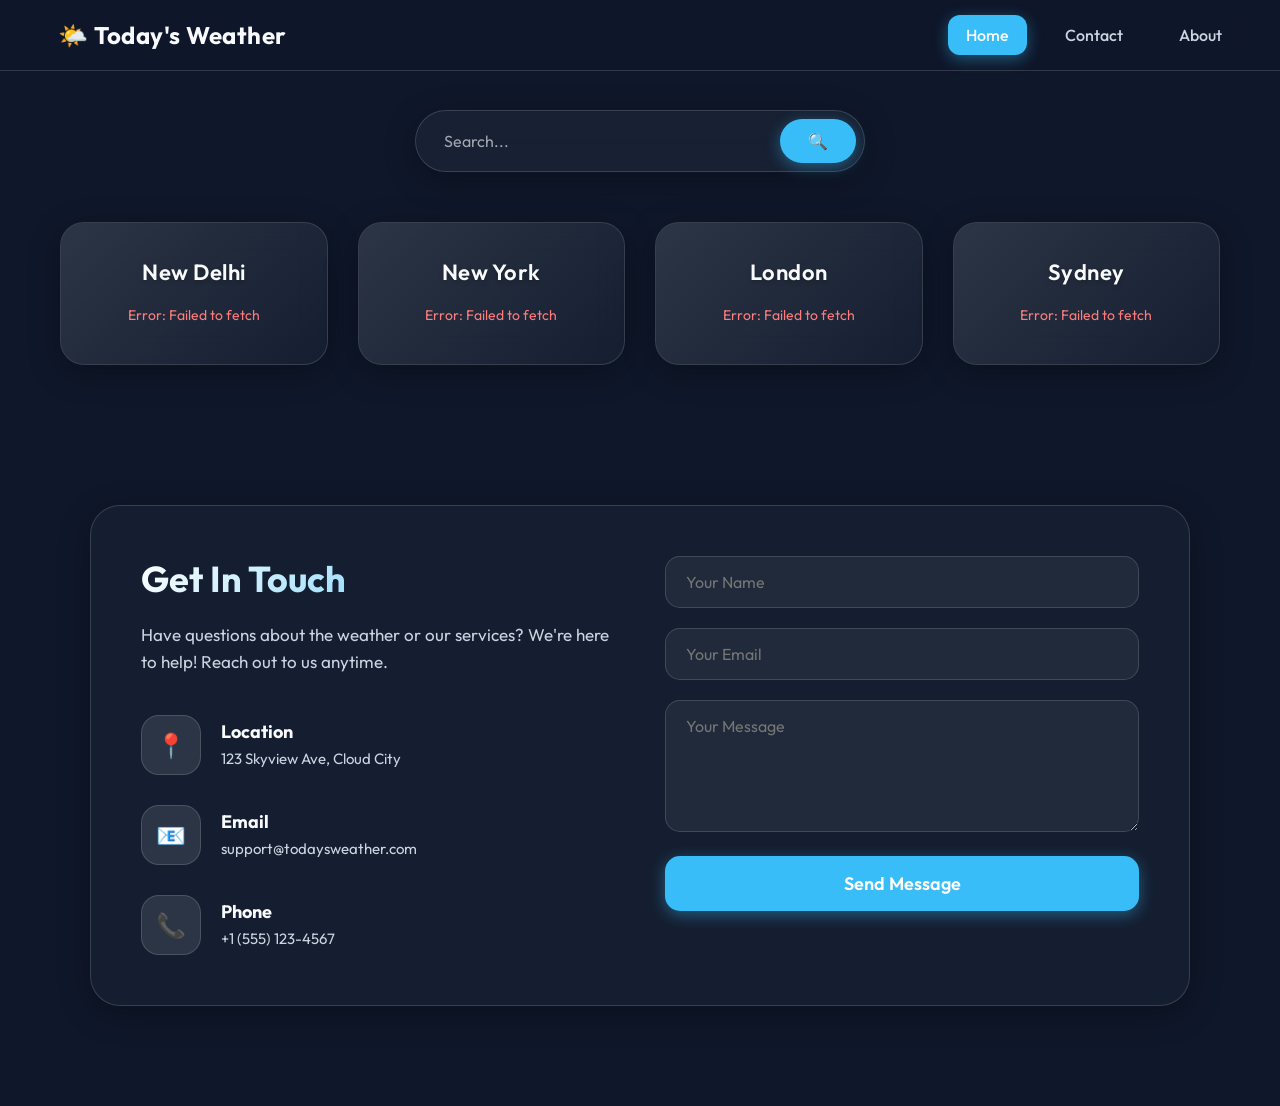
<file: index.html>
<!DOCTYPE html>
<html lang="en">
<head>
    <meta charset="UTF-8">
    <meta name="viewport" content="width=device-width, initial-scale=1.0">
    <title>Document</title>
    <link rel="stylesheet" href="style.css">
</head>
<body>
    <script src="config.js"></script>
    <script src="script.js"></script>
    <header>
        
        <nav class="navbar">
            
    <ul>
        <li class="logo"><a href="index.html">🌤️ Today's Weather</a></li>
        <li><a href="index.html" class="active">Home</a></li>
        <li><a href="#contact">Contact</a></li>
        <li><a href="about.html">About</a></li>
    </ul>
</nav>

    </header>
    <main class="main">
        <div class="container">
            <div class="search-container">
                <input type="text" id="citySearch" placeholder="Search...">
                <button id="searchBtn">🔍</button>
            </div>
            <div class="grid">
                <div class="box" id="box1">
                    <h3 class="city-name">Loading...</h3>
                    <img class="weather-icon" src="" alt="" style="display:none;">
                    <p><strong class="temp"></strong></p>
                    <p class="condition"></p>
                    <p style="font-size: 14px; margin-top: 5px;" class="extra"></p>
                </div>
                <div class="box" id="box2">
                    <h3 class="city-name">Loading...</h3>
                    <img class="weather-icon" src="" alt="" style="display:none;">
                    <p><strong class="temp"></strong></p>
                    <p class="condition"></p>
                    <p style="font-size: 14px; margin-top: 5px;" class="extra"></p>
                </div>
                <div class="box" id="box3">
                    <h3 class="city-name">Loading...</h3>
                    <img class="weather-icon" src="" alt="" style="display:none;">
                    <p><strong class="temp"></strong></p>
                    <p class="condition"></p>
                    <p style="font-size: 14px; margin-top: 5px;" class="extra"></p>
                </div>
                <div class="box" id="box4">
                    <h3 class="city-name">Loading...</h3>
                    <img class="weather-icon" src="" alt="" style="display:none;">
                    <p><strong class="temp"></strong></p>
                    <p class="condition"></p>
                    <p style="font-size: 14px; margin-top: 5px;" class="extra"></p>
                </div>
            </div>

            <section id="contact" class="contact-section">
                <div class="contact-container">
                    <div class="contact-info">
                        <h2>Get In Touch</h2>
                        <p>Have questions about the weather or our services? We're here to help! Reach out to us anytime.</p>
                        <div class="info-items">
                            <div class="info-item">
                                <span>📍</span>
                                <div>
                                    <h4>Location</h4>
                                    <p>123 Skyview Ave, Cloud City</p>
                                </div>
                            </div>
                            <div class="info-item">
                                <span>📧</span>
                                <div>
                                    <h4>Email</h4>
                                    <p>support@todaysweather.com</p>
                                </div>
                            </div>
                            <div class="info-item">
                                <span>📞</span>
                                <div>
                                    <h4>Phone</h4>
                                    <p>+1 (555) 123-4567</p>
                                </div>
                            </div>
                        </div>
                    </div>
                    <form class="contact-form" id="fakeContactForm">
                        <div class="form-group">
                            <input type="text" placeholder="Your Name" required>
                        </div>
                        <div class="form-group">
                            <input type="email" placeholder="Your Email" required>
                        </div>
                        <div class="form-group">
                            <textarea placeholder="Your Message" rows="5" required></textarea>
                        </div>
                        <button type="submit" class="submit-btn">Send Message</button>
                    </form>
                </div>
            </section>
        </div>

    </main>
</body>
</html>
</file>
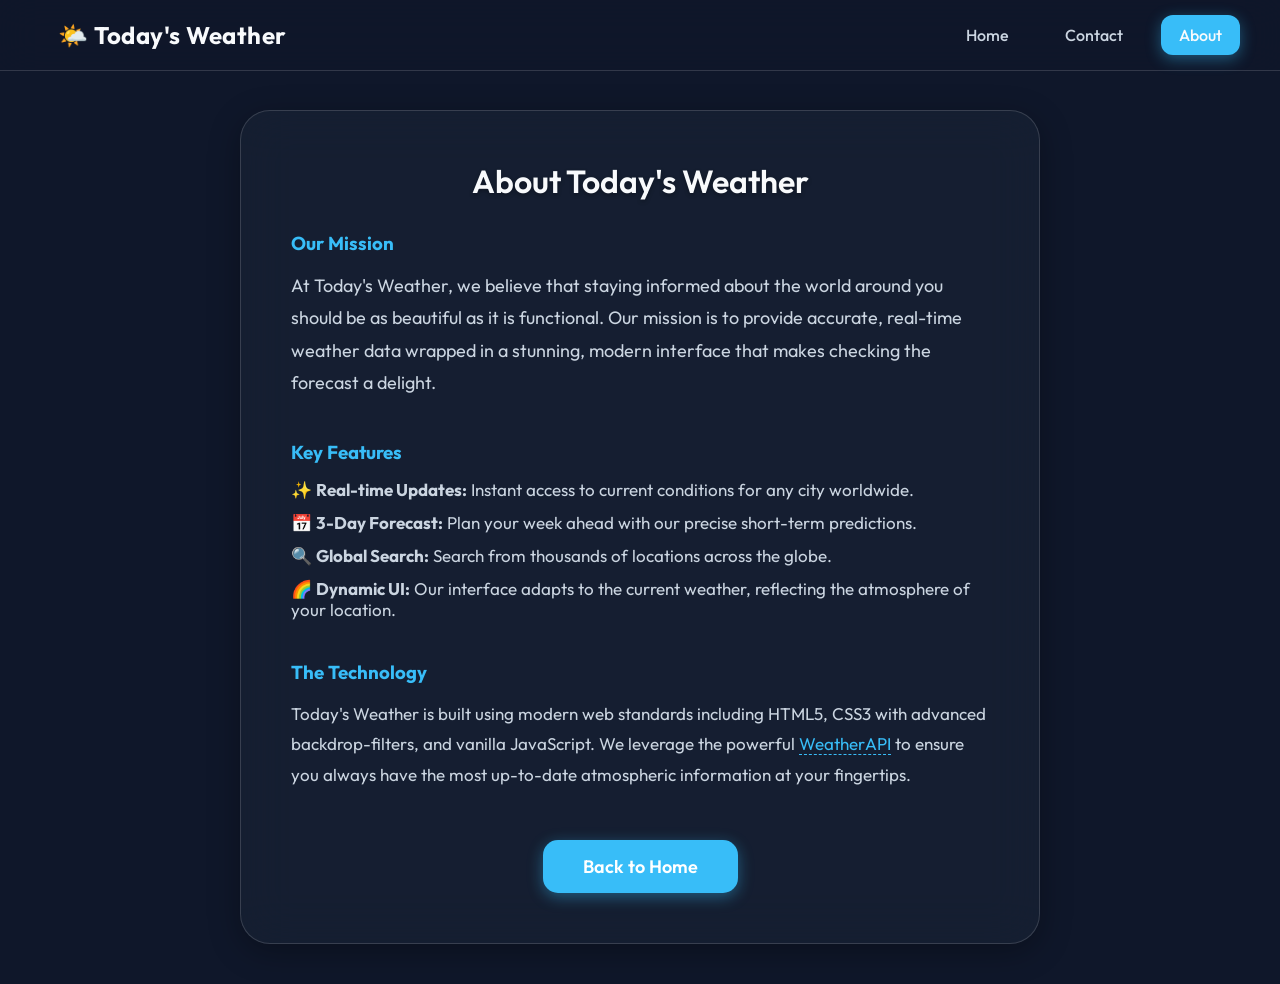
<file: about.html>
<!DOCTYPE html>
<html lang="en">
<head>
    <meta charset="UTF-8">
    <meta name="viewport" content="width=device-width, initial-scale=1.0">
    <title>About Us - Today's Weather</title>
    <link rel="stylesheet" href="style.css">
</head>
<body>
    <header>
        <nav class="navbar">
            <ul>
                <li class="logo"><a href="index.html">🌤️ Today's Weather</a></li>
                <li><a href="index.html">Home</a></li>
                <li><a href="index.html#contact">Contact</a></li>
                <li><a href="about.html" class="active">About</a></li>
            </ul>
        </nav>
    </header>
    <main class="main">
        <div class="container">
            <div class="weather-detail-box" style="max-width: 800px; text-align: left;">
                <h2 style="text-align: center; margin-bottom: 30px;">About Today's Weather</h2>
                
                <section style="margin-bottom: 40px;">
                    <h3 style="color: var(--accent-color); margin-bottom: 15px;">Our Mission</h3>
                    <p style="line-height: 1.8; color: var(--text-muted); font-size: 18px;">
                        At Today's Weather, we believe that staying informed about the world around you should be as beautiful as it is functional. Our mission is to provide accurate, real-time weather data wrapped in a stunning, modern interface that makes checking the forecast a delight.
                    </p>
                </section>

                <section style="margin-bottom: 40px;">
                    <h3 style="color: var(--accent-color); margin-bottom: 15px;">Key Features</h3>
                    <ul style="list-style: none; color: var(--text-muted); font-size: 17px;">
                        <li style="margin-bottom: 12px;">✨ <strong>Real-time Updates:</strong> Instant access to current conditions for any city worldwide.</li>
                        <li style="margin-bottom: 12px;">📅 <strong>3-Day Forecast:</strong> Plan your week ahead with our precise short-term predictions.</li>
                        <li style="margin-bottom: 12px;">🔍 <strong>Global Search:</strong> Search from thousands of locations across the globe.</li>
                        <li style="margin-bottom: 12px;">🌈 <strong>Dynamic UI:</strong> Our interface adapts to the current weather, reflecting the atmosphere of your location.</li>
                    </ul>
                </section>

                <section>
                    <h3 style="color: var(--accent-color); margin-bottom: 15px;">The Technology</h3>
                    <p style="line-height: 1.8; color: var(--text-muted); font-size: 17px;">
                        Today's Weather is built using modern web standards including HTML5, CSS3 with advanced backdrop-filters, and vanilla JavaScript. We leverage the powerful <a href="https://www.weatherapi.com/" target="_blank" style="color: var(--accent-color); text-decoration: none; border-bottom: 1px dashed var(--accent-color);">WeatherAPI</a> to ensure you always have the most up-to-date atmospheric information at your fingertips.
                    </p>
                </section>

                <div style="margin-top: 50px; text-align: center;">
                    <a href="index.html" class="submit-btn" style="text-decoration: none; display: inline-block; padding: 15px 40px;">Back to Home</a>
                </div>
            </div>
        </div>
    </main>
    <script>
        // Simple search functionality for the About page
        document.addEventListener('DOMContentLoaded', () => {
            // No specific script needed for static About page yet, 
            // but we keep the structure for consistency.
        });
    </script>
</body>
</html>
</file>
<file: style.css>
@import url('https://fonts.googleapis.com/css2?family=Outfit:wght@300;400;500;600;700&display=swap');

* {
    margin: 0;
    padding: 0;
    box-sizing: border-box;
    font-family: 'Outfit', sans-serif;
}

:root {
    --glass-bg: rgba(30, 41, 59, 0.45);
    --glass-border: rgba(255, 255, 255, 0.15);
    --glass-shadow: 0 8px 32px 0 rgba(0, 0, 0, 0.3);
    --text-primary: #f8fafc;
    --text-muted: #cbd5e1;
    --accent-color: #38bdf8;
    --accent-hover: #0ea5e9;
    --nav-bg: rgba(15, 23, 42, 0.8);
}

html {
    scroll-behavior: smooth;
}

body {
    background-color: #0f172a; /* Fallback */
    color: var(--text-primary);
}

.navbar {
    background: var(--nav-bg);
    backdrop-filter: blur(20px);
    -webkit-backdrop-filter: blur(20px);
    border-bottom: 1px solid var(--glass-border);
    position: fixed;
    top: 0;
    width: 100%;
    z-index: 100;
}

.navbar ul {
    list-style-type: none; 
    margin: 0 auto;
    padding: 0 40px;
    display: flex;
    align-items: center;
    max-width: 1400px;
    height: 70px;
}

.navbar li {
    margin-left: 20px;
}

.navbar li.logo {
    margin-left: 0;
    margin-right: auto;
}

.navbar li.logo a {
    font-size: 24px;
    font-weight: 700;
    color: var(--text-primary);
    text-decoration: none;
    letter-spacing: 0.5px;
    display: flex;
    align-items: center;
    gap: 8px;
    transition: transform 0.3s ease;
}

.navbar li.logo a:hover {
    transform: scale(1.02);
}

.navbar li a {
    display: block; 
    color: var(--text-muted); 
    text-align: center;
    padding: 10px 18px; 
    text-decoration: none; 
    font-weight: 500;
    border-radius: 12px;
    transition: all 0.3s ease;
}

.navbar li a:hover {
    color: var(--text-primary);
    background: rgba(255, 255, 255, 0.1);
}

.navbar li a.active {
    color: var(--text-primary);
    background: var(--accent-color);
    box-shadow: 0 4px 15px rgba(56, 189, 248, 0.4);
}

.navbar li a.active:hover {
    background: var(--accent-hover);
}

.container {
    min-height: 100vh;
    width: 100%;
    background-image: linear-gradient(to bottom, rgba(15, 23, 42, 0.7), rgba(15, 23, 42, 0.95)), url('https://images.pexels.com/photos/1118873/pexels-photo-1118873.jpeg?auto=compress&cs=tinysrgb&w=1920');
    background-size: cover;
    background-position: center;
    background-attachment: fixed;
    display: flex;
    flex-direction: column;
    justify-content: center;
    align-items: center;
    padding-top: 110px; /* Space for navbar */
    padding-bottom: 40px;
}

.search-container {
    display: flex;
    align-items: center;
    margin-bottom: 50px;
    background: rgba(30, 41, 59, 0.6);
    padding: 8px;
    border-radius: 50px;
    backdrop-filter: blur(16px);
    -webkit-backdrop-filter: blur(16px);
    border: 1px solid var(--glass-border);
    box-shadow: var(--glass-shadow);
    transition: transform 0.3s ease, box-shadow 0.3s ease, border-color 0.3s ease;
    width: 100%;
    max-width: 450px;
}

.search-container:focus-within {
    transform: translateY(-2px);
    box-shadow: 0 12px 40px rgba(0, 0, 0, 0.6);
    border-color: var(--accent-color);
}

.search-container input {
    padding: 12px 20px;
    border: none;
    background: transparent;
    outline: none;
    font-size: 16px;
    color: var(--text-primary);
    width: 100%;
    font-family: inherit;
}

.search-container input::placeholder {
    color: rgba(255, 255, 255, 0.6);
}

.search-container button {
    padding: 12px 28px;
    background: var(--accent-color);
    color: white;
    border: none;
    border-radius: 40px;
    cursor: pointer;
    font-size: 16px;
    font-weight: 600;
    box-shadow: 0 4px 15px rgba(56, 189, 248, 0.4);
    transition: all 0.3s ease;
    display: flex;
    align-items: center;
    justify-content: center;
}

.search-container button:hover {
    background: var(--accent-hover);
    transform: scale(1.05);
}

.grid {
  display: flex;
  flex-wrap: wrap; 
  gap: 30px;
  width: 100%;
  max-width: 1200px;
  padding: 0 20px;
  justify-content: center;
}

.box {
  flex: 1 1 250px;
  max-width: 280px;
  background: var(--glass-bg);
  backdrop-filter: blur(16px);
  -webkit-backdrop-filter: blur(16px);
  border: 1px solid var(--glass-border);
  color: var(--text-primary);
  display: flex;
  flex-direction: column;
  justify-content: center;
  align-items: center;
  border-radius: 24px;
  text-align: center;
  transition: all 0.4s cubic-bezier(0.175, 0.885, 0.32, 1.275);
  box-shadow: var(--glass-shadow);
  padding: 35px 20px;
  position: relative;
  overflow: hidden;
}

.box::before {
    content: '';
    position: absolute;
    top: 0;
    left: 0;
    width: 100%;
    height: 100%;
    background: linear-gradient(135deg, rgba(255,255,255,0.1) 0%, rgba(255,255,255,0) 100%);
    pointer-events: none;
}

.box:hover {
    transform: translateY(-10px);
    box-shadow: 0 15px 45px rgba(0, 0, 0, 0.4);
    border-color: rgba(255, 255, 255, 0.3);
}

.box h3 {
  font-size: 22px;
  font-weight: 600;
  margin-bottom: 15px;
  letter-spacing: 0.5px;
  text-shadow: 0 2px 4px rgba(0,0,0,0.3);
}

.box img {
  width: 90px;
  height: 90px;
  margin: 10px 0;
  filter: drop-shadow(0 8px 12px rgba(0,0,0,0.4));
  transition: transform 0.3s ease;
}

.box:hover img {
    transform: scale(1.1) rotate(5deg);
}

.box p {
  margin: 5px 0;
  color: var(--text-muted);
}

.box p strong {
    font-size: 42px;
    color: var(--text-primary);
    font-weight: 700;
    display: block;
    margin: 10px 0;
    text-shadow: 0 2px 8px rgba(0,0,0,0.2);
}

.box .condition {
    font-size: 18px;
    font-weight: 500;
    color: var(--accent-color);
    text-transform: capitalize;
}

.box .extra {
    font-size: 14px;
    opacity: 0.8;
}

.weather-detail-box {
    background: var(--glass-bg);
    backdrop-filter: blur(24px);
    -webkit-backdrop-filter: blur(24px);
    border: 1px solid var(--glass-border);
    padding: 50px;
    border-radius: 30px;
    text-align: center;
    box-shadow: var(--glass-shadow);
    width: 100%;
    max-width: 550px;
    color: var(--text-primary);
    position: relative;
    overflow: hidden;
    animation: fadeIn 0.6s ease-out;
}

/* Detail view specific */
#weatherContainer .search-container {
    margin-top: 0;
}

@keyframes fadeIn {
    from { opacity: 0; transform: translateY(20px); }
    to { opacity: 1; transform: translateY(0); }
}

.weather-detail-box h2 {
    font-size: 32px;
    font-weight: 600;
    margin-bottom: 10px;
    text-shadow: 0 2px 4px rgba(0,0,0,0.3);
}

.weather-detail-box img {
    width: 160px;
    height: 160px;
    margin: 10px auto 0;
    filter: drop-shadow(0 12px 24px rgba(0,0,0,0.4));
    animation: float 6s ease-in-out infinite;
}

@keyframes float {
    0% { transform: translateY(0px); }
    50% { transform: translateY(-10px); }
    100% { transform: translateY(0px); }
}

.weather-detail-box h1 {
    font-size: 90px;
    font-weight: 700;
    margin: 0;
    background: linear-gradient(180deg, #ffffff 0%, #94a3b8 100%);
    -webkit-background-clip: text;
    background-clip: text;
    -webkit-text-fill-color: transparent;
    filter: drop-shadow(0 4px 8px rgba(0,0,0,0.2));
}

.weather-detail-box #wCondition {
    font-size: 24px !important;
    font-weight: 500;
    color: var(--accent-color);
    text-transform: capitalize;
    margin-bottom: 30px !important;
}

.weather-detail-box .extra-details {
    display: flex;
    justify-content: center;
    gap: 30px;
    margin-top: 20px;
    border-top: 1px solid rgba(255, 255, 255, 0.1);
    padding-top: 30px;
}

.weather-detail-box .extra-details p {
    font-size: 16px;
    font-weight: 500;
    background: rgba(0, 0, 0, 0.2);
    padding: 12px 24px;
    border-radius: 16px;
    border: 1px solid rgba(255, 255, 255, 0.05);
    box-shadow: inset 0 2px 10px rgba(0,0,0,0.1);
}

.forecast-container {
    display: flex;
    justify-content: center;
    gap: 20px;
    margin-top: 40px;
    width: 100%;
    max-width: 900px;
    padding: 0 20px;
}

.forecast-item {
    background: var(--glass-bg);
    backdrop-filter: blur(20px);
    -webkit-backdrop-filter: blur(20px);
    border: 1px solid var(--glass-border);
    padding: 25px 20px;
    border-radius: 24px;
    text-align: center;
    flex: 1;
    min-width: 130px;
    box-shadow: var(--glass-shadow);
    transition: all 0.3s ease;
    animation: slideUp 0.5s ease-out backwards;
}

.forecast-item:nth-child(1) { animation-delay: 0.1s; }
.forecast-item:nth-child(2) { animation-delay: 0.2s; }
.forecast-item:nth-child(3) { animation-delay: 0.3s; }

@keyframes slideUp {
    from { opacity: 0; transform: translateY(40px); }
    to { opacity: 1; transform: translateY(0); }
}

.forecast-item:hover {
    transform: translateY(-8px);
    background: rgba(255,255,255,0.15);
    border-color: rgba(255,255,255,0.25);
    box-shadow: 0 12px 30px rgba(0,0,0,0.3);
}

.forecast-item .fc-date {
    display: block;
    margin-bottom: 12px;
    color: var(--text-muted);
    font-size: 15px;
    font-weight: 500;
}

.forecast-item img {
    width: 70px;
    height: 70px;
    margin: 10px 0;
    filter: drop-shadow(0 6px 12px rgba(0,0,0,0.3));
    transition: transform 0.3s ease;
}

.forecast-item:hover img {
    transform: scale(1.1);
}

.forecast-item .fc-temps {
    font-size: 20px;
    font-weight: 600;
    margin: 12px 0 6px;
    color: var(--text-primary);
}

.forecast-item .fc-cond {
    color: var(--accent-color);
    font-weight: 500;
    text-transform: capitalize;
    font-size: 14px !important;
}

@media (max-width: 850px) {
    .forecast-container {
        flex-wrap: wrap;
    }
}

@media (max-width: 768px) {
    .navbar ul {
        flex-direction: column;
        height: auto;
        padding: 15px 20px;
        gap: 15px;
        background: var(--nav-bg);
    }
    
    .navbar li.logo {
        margin: 0 auto 10px;
    }
    
    .navbar li {
        margin: 0;
        width: 100%;
    }
    
    .navbar li a {
        padding: 12px;
    }
    
    .container {
        padding-top: 240px;
    }
    
    .weather-detail-box {
        padding: 40px 20px;
    }
    
    .weather-detail-box h1 {
        font-size: 70px;
    }
    
    .weather-detail-box .extra-details {
        flex-direction: column;
        gap: 15px;
    }
}

/* Contact Section Styles */
.contact-section {
    width: 100%;
    margin-top: 80px;
    padding: 60px 20px;
    animation: fadeIn 1s ease-out;
}

.contact-container {
    max-width: 1100px;
    margin: 0 auto;
    display: grid;
    grid-template-columns: 1fr 1fr;
    gap: 50px;
    background: var(--glass-bg);
    backdrop-filter: blur(24px);
    -webkit-backdrop-filter: blur(24px);
    border: 1px solid var(--glass-border);
    border-radius: 30px;
    padding: 50px;
    box-shadow: var(--glass-shadow);
}

.contact-info h2 {
    font-size: 36px;
    font-weight: 700;
    margin-bottom: 20px;
    background: linear-gradient(135deg, #fff 0%, var(--accent-color) 100%);
    -webkit-background-clip: text;
    background-clip: text;
    -webkit-text-fill-color: transparent;
}

.contact-info p {
    color: var(--text-muted);
    margin-bottom: 40px;
    line-height: 1.6;
    font-size: 17px;
}

.info-items {
    display: flex;
    flex-direction: column;
    gap: 30px;
}

.info-item {
    display: flex;
    align-items: center;
    gap: 20px;
}

.info-item span {
    font-size: 24px;
    background: rgba(255, 255, 255, 0.1);
    width: 60px;
    height: 60px;
    display: flex;
    align-items: center;
    justify-content: center;
    border-radius: 18px;
    border: 1px solid var(--glass-border);
}

.info-item h4 {
    font-size: 18px;
    margin-bottom: 4px;
    color: var(--text-primary);
}

.info-item p {
    margin-bottom: 0;
    font-size: 15px;
}

.contact-form {
    display: flex;
    flex-direction: column;
    gap: 20px;
}

.form-group input, 
.form-group textarea {
    width: 100%;
    padding: 15px 20px;
    background: rgba(255, 255, 255, 0.05);
    border: 1px solid var(--glass-border);
    border-radius: 15px;
    color: var(--text-primary);
    font-family: inherit;
    font-size: 16px;
    transition: all 0.3s ease;
}

.form-group input:focus, 
.form-group textarea:focus {
    outline: none;
    border-color: var(--accent-color);
    background: rgba(255, 255, 255, 0.08);
    box-shadow: 0 0 15px rgba(56, 189, 248, 0.2);
}

.submit-btn {
    padding: 16px;
    background: var(--accent-color);
    color: white;
    border: none;
    border-radius: 15px;
    font-size: 18px;
    font-weight: 600;
    cursor: pointer;
    transition: all 0.3s ease;
    box-shadow: 0 4px 15px rgba(56, 189, 248, 0.4);
}

.submit-btn:hover {
    background: var(--accent-hover);
    transform: translateY(-2px);
    box-shadow: 0 8px 25px rgba(56, 189, 248, 0.5);
}

@media (max-width: 900px) {
    .contact-container {
        grid-template-columns: 1fr;
        padding: 30px;
    }
}
</file>
